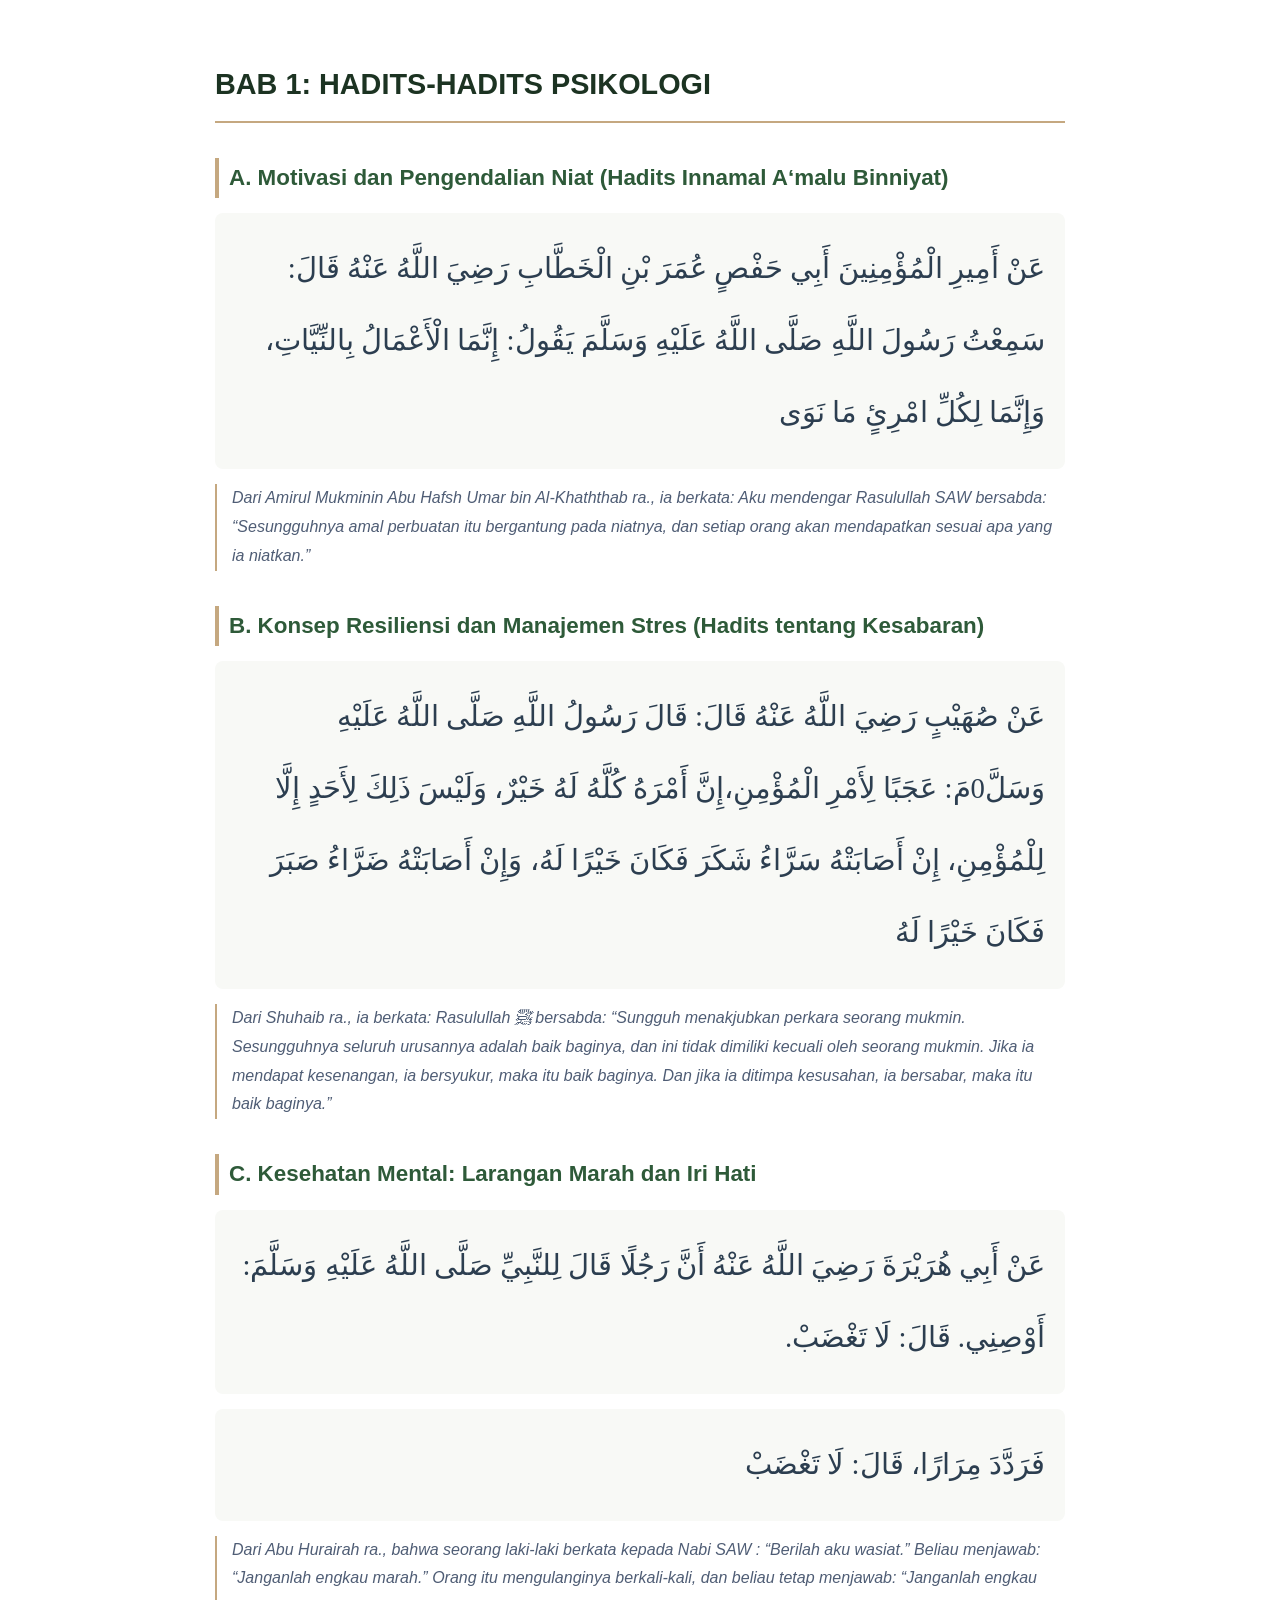
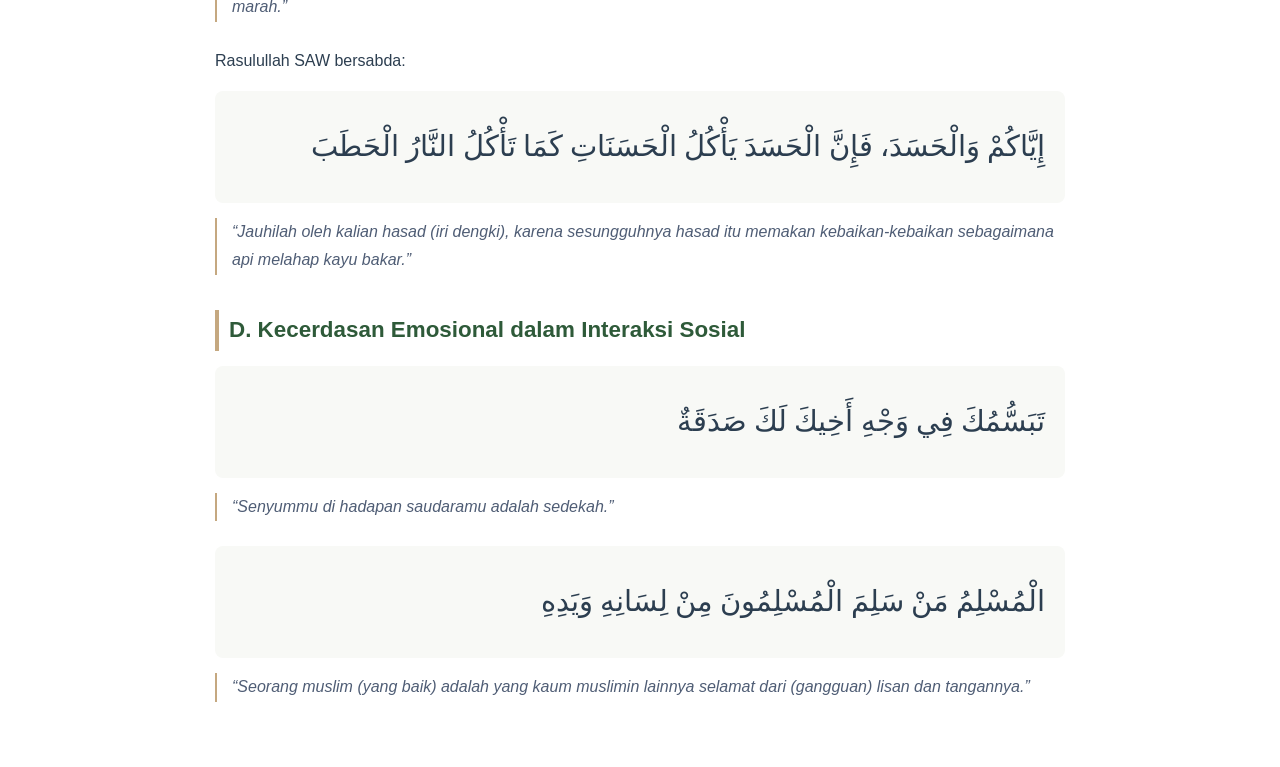
<file: bab1.html>
<!DOCTYPE html>
<html lang="id">
<head>
    <meta charset="UTF-8">
    <meta name="viewport" content="width=device-width, initial-scale=1.0">
    <title>BAB 1: HADITS-HADITS PSIKOLOGI</title>
    <style>
        body {
            font-family: 'Segoe UI', Tahoma, Geneva, Verdana, sans-serif;
            line-height: 1.8;
            color: #2c3e50;
            padding: 40px;
            max-width: 850px;
            margin: 0 auto;
            background-color: #ffffff;
        }
        h1 {
            color: #1c3322;
            border-bottom: 2px solid #c5a880;
            padding-bottom: 10px;
            font-size: 1.8rem;
            margin-bottom: 20px;
        }
        h2 {
            color: #2e5a39;
            margin-top: 35px;
            border-left: 4px solid #c5a880;
            padding-left: 10px;
            font-size: 1.4rem;
            margin-bottom: 15px;
        }
        p {
            margin-bottom: 15px;
            text-align: justify;
        }
        .arabic {
            font-family: 'Amiri', 'Traditional Arabic', serif;
            font-size: 1.8rem;
            text-align: right;
            direction: rtl;
            padding: 20px;
            background-color: #f8f9f6;
            border-radius: 8px;
            margin: 15px 0;
            line-height: 2.5;
        }
        .translation {
            font-style: italic;
            color: #4f5d75;
            margin-bottom: 25px;
            padding-left: 15px;
            border-left: 2px solid #c5a880;
        }
    </style>
</head>
<body>

    <h1>BAB 1: HADITS-HADITS PSIKOLOGI</h1>
    
    <div id="A">
        <h2>A. Motivasi dan Pengendalian Niat (Hadits Innamal A‘malu Binniyat)</h2>
        <div class="arabic">عَنْ أَمِيرِ الْمُؤْمِنِينَ أَبِي حَفْصٍ عُمَرَ بْنِ الْخَطَّابِ رَضِيَ اللَّهُ عَنْهُ قَالَ: سَمِعْتُ رَسُولَ اللَّهِ صَلَّى اللَّهُ عَلَيْهِ وَسَلَّمَ يَقُولُ: إِنَّمَا الْأَعْمَالُ بِالنِّيَّاتِ، وَإِنَّمَا لِكُلِّ امْرِئٍ مَا نَوَى</div>
        <div class="translation">Dari Amirul Mukminin Abu Hafsh Umar bin Al-Khaththab ra., ia berkata: Aku mendengar Rasulullah SAW bersabda: “Sesungguhnya amal perbuatan itu bergantung pada niatnya, dan setiap orang akan mendapatkan sesuai apa yang ia niatkan.”</div>
    </div>

    <div id="B">
        <h2>B. Konsep Resiliensi dan Manajemen Stres (Hadits tentang Kesabaran)</h2>
        <div class="arabic">عَنْ صُهَيْبٍ رَضِيَ اللَّهُ عَنْهُ قَالَ: قَالَ رَسُولُ اللَّهِ صَلَّى اللَّهُ عَلَيْهِ وَسَلَّ0مَ: عَجَبًا لِأَمْرِ الْمُؤْمِنِ،إِنَّ أَمْرَهُ كُلَّهُ لَهُ خَيْرٌ، وَلَيْسَ ذَلِكَ لِأَحَدٍ إِلَّا لِلْمُؤْمِنِ، إِنْ أَصَابَتْهُ سَرَّاءُ شَكَرَ فَكَانَ خَيْرًا لَهُ، وَإِنْ أَصَابَتْهُ ضَرَّاءُ صَبَرَ فَكَانَ خَيْرًا لَهُ</div>
        <div class="translation">Dari Shuhaib ra., ia berkata: Rasulullah ﷺ bersabda: “Sungguh menakjubkan perkara seorang mukmin. Sesungguhnya seluruh urusannya adalah baik baginya, dan ini tidak dimiliki kecuali oleh seorang mukmin. Jika ia mendapat kesenangan, ia bersyukur, maka itu baik baginya. Dan jika ia ditimpa kesusahan, ia bersabar, maka itu baik baginya.”</div>
    </div>

    <div id="C">
        <h2>C. Kesehatan Mental: Larangan Marah dan Iri Hati</h2>
        <div class="arabic">عَنْ أَبِي هُرَيْرَةَ رَضِيَ اللَّهُ عَنْهُ أَنَّ رَجُلًا قَالَ لِلنَّبِيِّ صَلَّى اللَّهُ عَلَيْهِ وَسَلَّمَ: أَوْصِنِي. قَالَ: لَا تَغْضَبْ.</div>
        <div class="arabic">فَرَدَّدَ مِرَارًا، قَالَ: لَا تَغْضَبْ</div>
        <div class="translation">Dari Abu Hurairah ra., bahwa seorang laki-laki berkata kepada Nabi SAW : “Berilah aku wasiat.” Beliau menjawab: “Janganlah engkau marah.” Orang itu mengulanginya berkali-kali, dan beliau tetap menjawab: “Janganlah engkau marah.”</div>
        
        <p>Rasulullah SAW bersabda:</p>
        <div class="arabic">إِيَّاكُمْ وَالْحَسَدَ، فَإِنَّ الْحَسَدَ يَأْكُلُ الْحَسَنَاتِ كَمَا تَأْكُلُ النَّارُ الْحَطَبَ</div>
        <div class="translation">“Jauhilah oleh kalian hasad (iri dengki), karena sesungguhnya hasad itu memakan kebaikan-kebaikan sebagaimana api melahap kayu bakar.”</div>
    </div>

    <div id="D">
        <h2>D. Kecerdasan Emosional dalam Interaksi Sosial</h2>
        <div class="arabic">تَبَسُّمُكَ فِي وَجْهِ أَخِيكَ لَكَ صَدَقَةٌ</div>
        <div class="translation">“Senyummu di hadapan saudaramu adalah sedekah.”</div>
        
        <div class="arabic">الْمُسْلِمُ مَنْ سَلِمَ الْمُسْلِمُونَ مِنْ لِسَانِهِ وَيَدِهِ</div>
        <div class="translation">“Seorang muslim (yang baik) adalah yang kaum muslimin lainnya selamat dari (gangguan) lisan dan tangannya.”</div>
    </div>

</body>
</html>
</file>
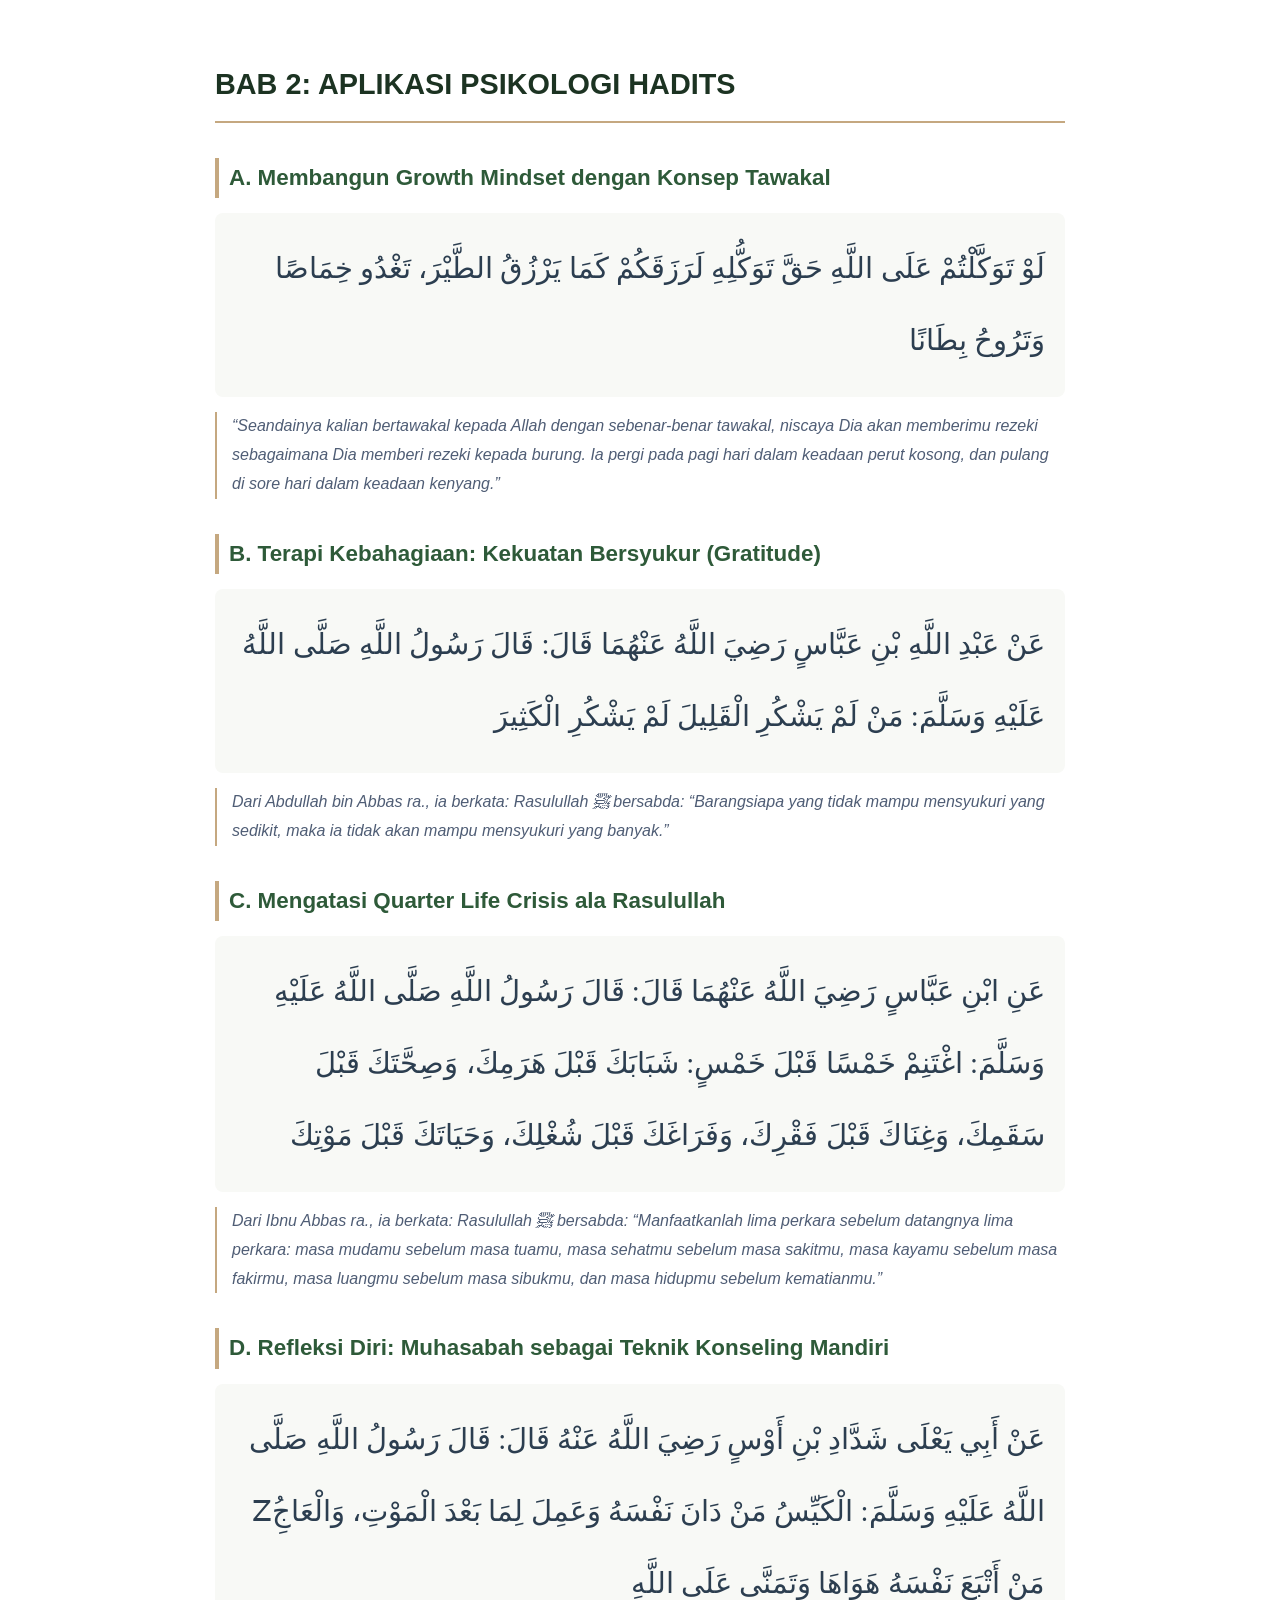
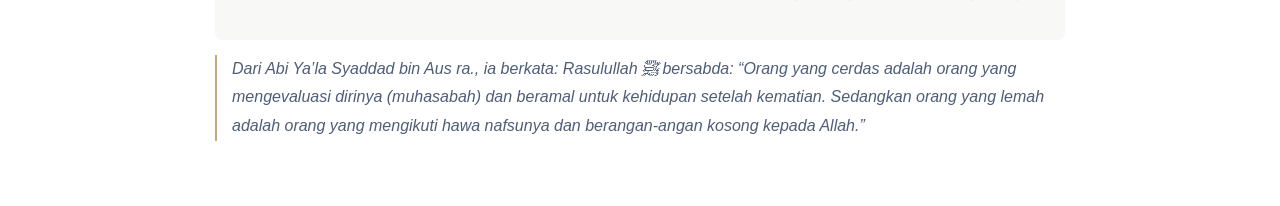
<file: bab2.html>
<!DOCTYPE html>
<html lang="id">
<head>
    <meta charset="UTF-8">
    <meta name="viewport" content="width=device-width, initial-scale=1.0">
    <title>BAB 2: APLIKASI PSIKOLOGI HADITS</title>
    <style>
        body {
            font-family: 'Segoe UI', Tahoma, Geneva, Verdana, sans-serif;
            line-height: 1.8;
            color: #2c3e50;
            padding: 40px;
            max-width: 850px;
            margin: 0 auto;
            background-color: #ffffff;
        }
        h1 {
            color: #1c3322;
            border-bottom: 2px solid #c5a880;
            padding-bottom: 10px;
            font-size: 1.8rem;
            margin-bottom: 20px;
        }
        h2 {
            color: #2e5a39;
            margin-top: 35px;
            border-left: 4px solid #c5a880;
            padding-left: 10px;
            font-size: 1.4rem;
            margin-bottom: 15px;
        }
        .arabic {
            font-family: 'Amiri', 'Traditional Arabic', serif;
            font-size: 1.8rem;
            text-align: right;
            direction: rtl;
            padding: 20px;
            background-color: #f8f9f6;
            border-radius: 8px;
            margin: 15px 0;
            line-height: 2.5;
        }
        .translation {
            font-style: italic;
            color: #4f5d75;
            margin-bottom: 25px;
            padding-left: 15px;
            border-left: 2px solid #c5a880;
        }
    </style>
</head>
<body>

    <h1>BAB 2: APLIKASI PSIKOLOGI HADITS</h1>

    <div id="A">
        <h2>A. Membangun Growth Mindset dengan Konsep Tawakal</h2>
        <div class="arabic">لَوْ تَوَكَّلْتُمْ عَلَى اللَّهِ حَقَّ تَوَكُّلِهِ لَرَزَقَكُمْ كَمَا يَرْزُقُ الطَّيْرَ، تَغْدُو خِمَاصًا وَتَرُوحُ بِطَانًا</div>
        <div class="translation">“Seandainya kalian bertawakal kepada Allah dengan sebenar-benar tawakal, niscaya Dia akan memberimu rezeki sebagaimana Dia memberi rezeki kepada burung. Ia pergi pada pagi hari dalam keadaan perut kosong, dan pulang di sore hari dalam keadaan kenyang.”</div>
    </div>

    <div id="B">
        <h2>B. Terapi Kebahagiaan: Kekuatan Bersyukur (Gratitude)</h2>
        <div class="arabic">عَنْ عَبْدِ اللَّهِ بْنِ عَبَّاسٍ رَضِيَ اللَّهُ عَنْهُمَا قَالَ: قَالَ رَسُولُ اللَّهِ صَلَّى اللَّهُ عَلَيْهِ وَسَلَّمَ: مَنْ لَمْ يَشْكُرِ الْقَلِيلَ لَمْ يَشْكُرِ الْكَثِيرَ</div>
        <div class="translation">Dari Abdullah bin Abbas ra., ia berkata: Rasulullah ﷺ bersabda: “Barangsiapa yang tidak mampu mensyukuri yang sedikit, maka ia tidak akan mampu mensyukuri yang banyak.”</div>
    </div>

    <div id="C">
        <h2>C. Mengatasi Quarter Life Crisis ala Rasulullah</h2>
        <div class="arabic">عَنِ ابْنِ عَبَّاسٍ رَضِيَ اللَّهُ عَنْهُمَا قَالَ: قَالَ رَسُولُ اللَّهِ صَلَّى اللَّهُ عَلَيْهِ وَسَلَّمَ: اغْتَنِمْ خَمْسًا قَبْلَ خَمْسٍ: شَبَابَكَ قَبْلَ هَرَمِكَ، وَصِحَّتَكَ قَبْلَ سَقَمِكَ، وَغِنَاكَ قَبْلَ فَقْرِكَ، وَفَرَاغَكَ قَبْلَ شُغْلِكَ، وَحَيَاتَكَ قَبْلَ مَوْتِكَ</div>
        <div class="translation">Dari Ibnu Abbas ra., ia berkata: Rasulullah ﷺ bersabda: “Manfaatkanlah lima perkara sebelum datangnya lima perkara: masa mudamu sebelum masa tuamu, masa sehatmu sebelum masa sakitmu, masa kayamu sebelum masa fakirmu, masa luangmu sebelum masa sibukmu, dan masa hidupmu sebelum kematianmu.”</div>
    </div>

    <div id="D">
        <h2>D. Refleksi Diri: Muhasabah sebagai Teknik Konseling Mandiri</h2>
        <div class="arabic">عَنْ أَبِي يَعْلَى شَدَّادِ بْنِ أَوْسٍ رَضِيَ اللَّهُ عَنْهُ قَالَ: قَالَ رَسُولُ اللَّهِ صَلَّى اللَّهُ عَلَيْهِ وَسَلَّمَ: الْكَيِّسُ مَنْ دَانَ نَفْسَهُ وَعَمِلَ لِمَا بَعْدَ الْمَوْتِ، وَالْعَاجِZُ مَنْ أَتْبَعَ نَفْسَهُ هَوَاهَا وَتَمَنَّى عَلَى اللَّهِ</div>
        <div class="translation">Dari Abi Ya’la Syaddad bin Aus ra., ia berkata: Rasulullah ﷺ bersabda: “Orang yang cerdas adalah orang yang mengevaluasi dirinya (muhasabah) dan beramal untuk kehidupan setelah kematian. Sedangkan orang yang lemah adalah orang yang mengikuti hawa nafsunya dan berangan-angan kosong kepada Allah.”</div>
    </div>

</body>
</html>
</file>
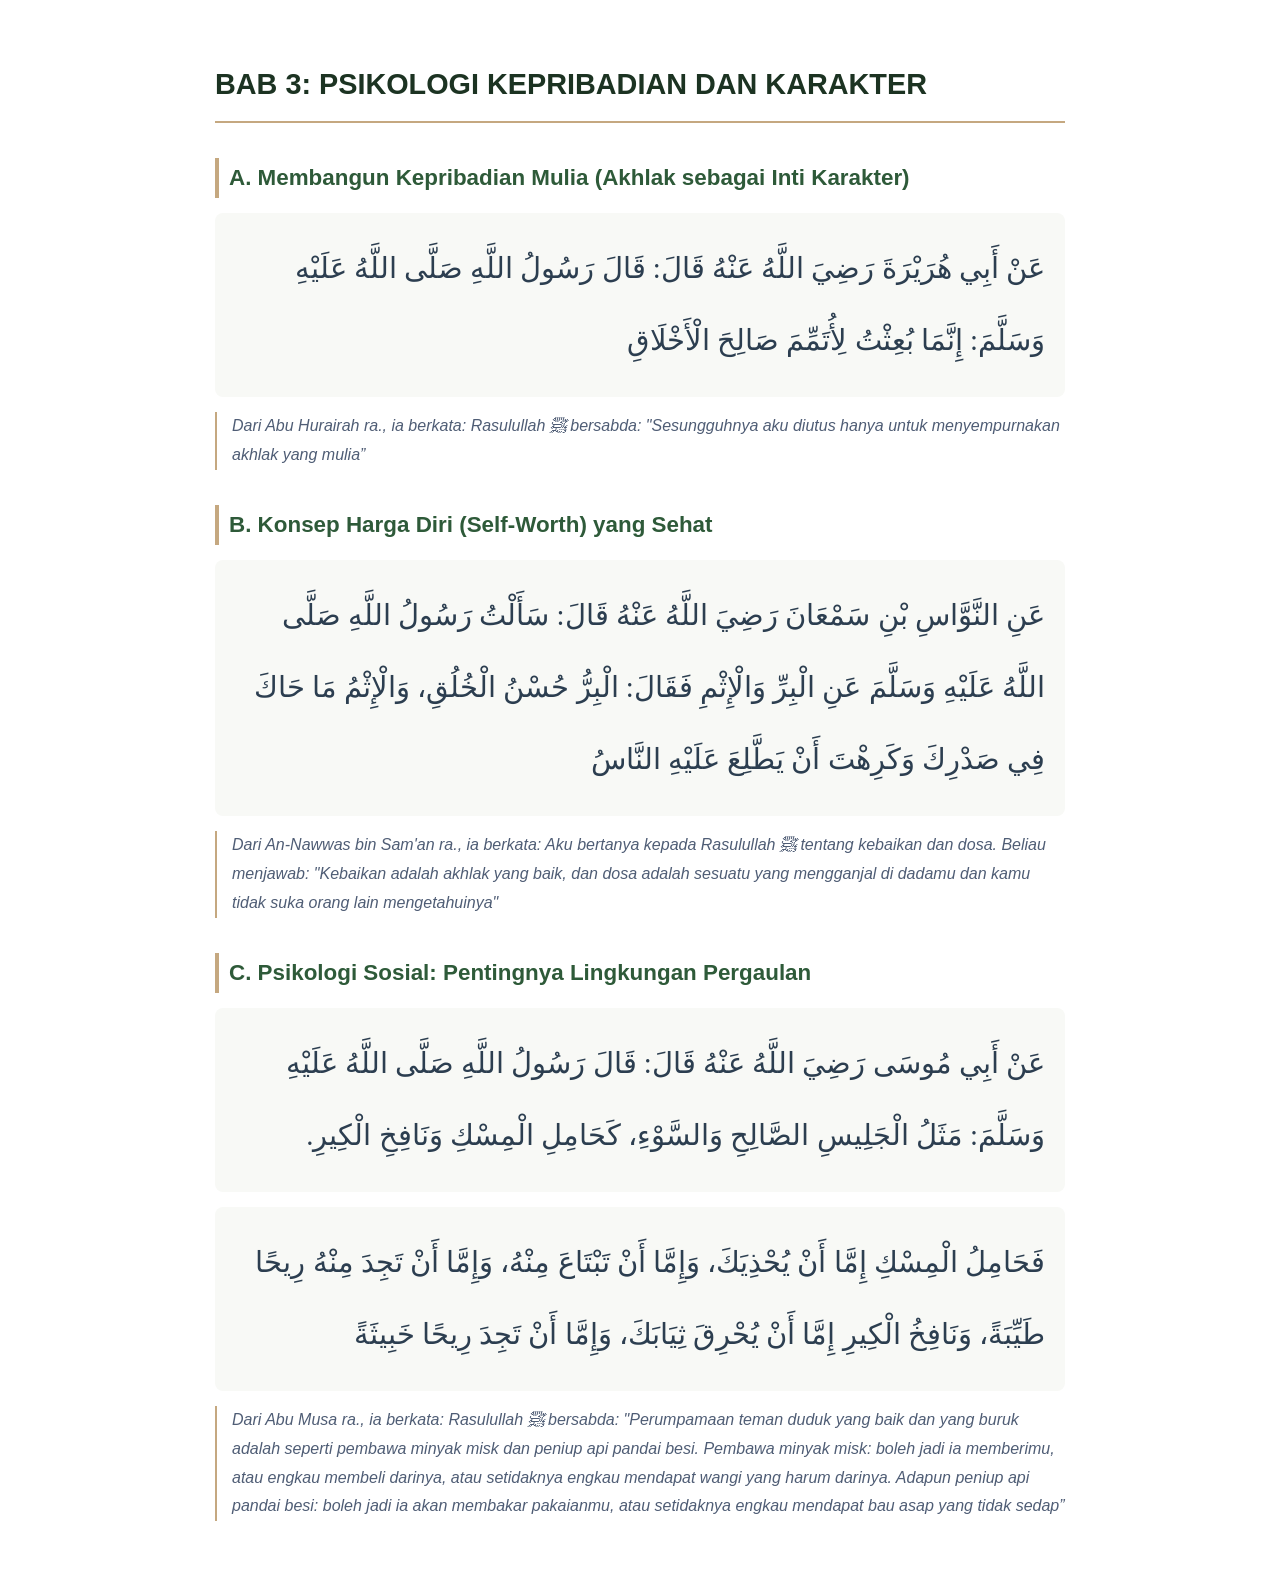
<file: bab3.html>
<!DOCTYPE html>
<html lang="id">
<head>
    <meta charset="UTF-8">
    <meta name="viewport" content="width=device-width, initial-scale=1.0">
    <title>BAB 3: PSIKOLOGI KEPRIBADIAN DAN KARAKTER</title>
    <style>
        body {
            font-family: 'Segoe UI', Tahoma, Geneva, Verdana, sans-serif;
            line-height: 1.8;
            color: #2c3e50;
            padding: 40px;
            max-width: 850px;
            margin: 0 auto;
            background-color: #ffffff;
        }
        h1 {
            color: #1c3322;
            border-bottom: 2px solid #c5a880;
            padding-bottom: 10px;
            font-size: 1.8rem;
            margin-bottom: 20px;
        }
        h2 {
            color: #2e5a39;
            margin-top: 35px;
            border-left: 4px solid #c5a880;
            padding-left: 10px;
            font-size: 1.4rem;
            margin-bottom: 15px;
        }
        .arabic {
            font-family: 'Amiri', 'Traditional Arabic', serif;
            font-size: 1.8rem;
            text-align: right;
            direction: rtl;
            padding: 20px;
            background-color: #f8f9f6;
            border-radius: 8px;
            margin: 15px 0;
            line-height: 2.5;
        }
        .translation {
            font-style: italic;
            color: #4f5d75;
            margin-bottom: 25px;
            padding-left: 15px;
            border-left: 2px solid #c5a880;
        }
    </style>
</head>
<body>

    <h1>BAB 3: PSIKOLOGI KEPRIBADIAN DAN KARAKTER</h1>

    <div id="A">
        <h2>A. Membangun Kepribadian Mulia (Akhlak sebagai Inti Karakter)</h2>
        <div class="arabic">عَنْ أَبِي هُرَيْرَةَ رَضِيَ اللَّهُ عَنْهُ قَالَ: قَالَ رَسُولُ اللَّهِ صَلَّى اللَّهُ عَلَيْهِ وَسَلَّمَ: إِنَّمَا بُعِثْتُ لِأُتَمِّمَ صَالِحَ الْأَخْلَاقِ</div>
        <div class="translation">Dari Abu Hurairah ra., ia berkata: Rasulullah ﷺ bersabda: "Sesungguhnya aku diutus hanya untuk menyempurnakan akhlak yang mulia”</div>
    </div>

    <div id="B">
        <h2>B. Konsep Harga Diri (Self-Worth) yang Sehat</h2>
        <div class="arabic">عَنِ النَّوَّاسِ بْنِ سَمْعَانَ رَضِيَ اللَّهُ عَنْهُ قَالَ: سَأَلْتُ رَسُولُ اللَّهِ صَلَّى اللَّهُ عَلَيْهِ وَسَلَّمَ عَنِ الْبِرِّ وَالْإِثْمِ فَقَالَ: الْبِرُّ حُسْنُ الْخُلُقِ، وَالْإِثْمُ مَا حَاكَ فِي صَدْرِكَ وَكَرِهْتَ أَنْ يَطَّلِعَ عَلَيْهِ النَّاسُ</div>
        <div class="translation">Dari An-Nawwas bin Sam'an ra., ia berkata: Aku bertanya kepada Rasulullah ﷺ tentang kebaikan dan dosa. Beliau menjawab: "Kebaikan adalah akhlak yang baik, dan dosa adalah sesuatu yang mengganjal di dadamu dan kamu tidak suka orang lain mengetahuinya"</div>
    </div>

    <div id="C">
        <h2>C. Psikologi Sosial: Pentingnya Lingkungan Pergaulan</h2>
        <div class="arabic">عَنْ أَبِي مُوسَى رَضِيَ اللَّهُ عَنْهُ قَالَ: قَالَ رَسُولُ اللَّهِ صَلَّى اللَّهُ عَلَيْهِ وَسَلَّمَ: مَثَلُ الْجَلِيسِ الصَّالِحِ وَالسَّوْءِ، كَحَامِلِ الْمِسْكِ وَنَافِخِ الْكِيرِ.</div>
        <div class="arabic">فَحَامِلُ الْمِسْكِ إِمَّا أَنْ يُحْذِيَكَ، وَإِمَّا أَنْ تَبْتَاعَ مِنْهُ، وَإِمَّا أَنْ تَجِدَ مِنْهُ رِيحًا طَيِّبَةً، وَنَافِخُ الْكِيرِ إِمَّا أَنْ يُحْرِقَ ثِيَابَكَ، وَإِمَّا أَنْ تَجِدَ رِيحًا خَبِيثَةً</div>
        <div class="translation">Dari Abu Musa ra., ia berkata: Rasulullah ﷺ bersabda: "Perumpamaan teman duduk yang baik dan yang buruk adalah seperti pembawa minyak misk dan peniup api pandai besi. Pembawa minyak misk: boleh jadi ia memberimu, atau engkau membeli darinya, atau setidaknya engkau mendapat wangi yang harum darinya. Adapun peniup api pandai besi: boleh jadi ia akan membakar pakaianmu, atau setidaknya engkau mendapat bau asap yang tidak sedap”</div>
    </div>

</body>
</html>
</file>
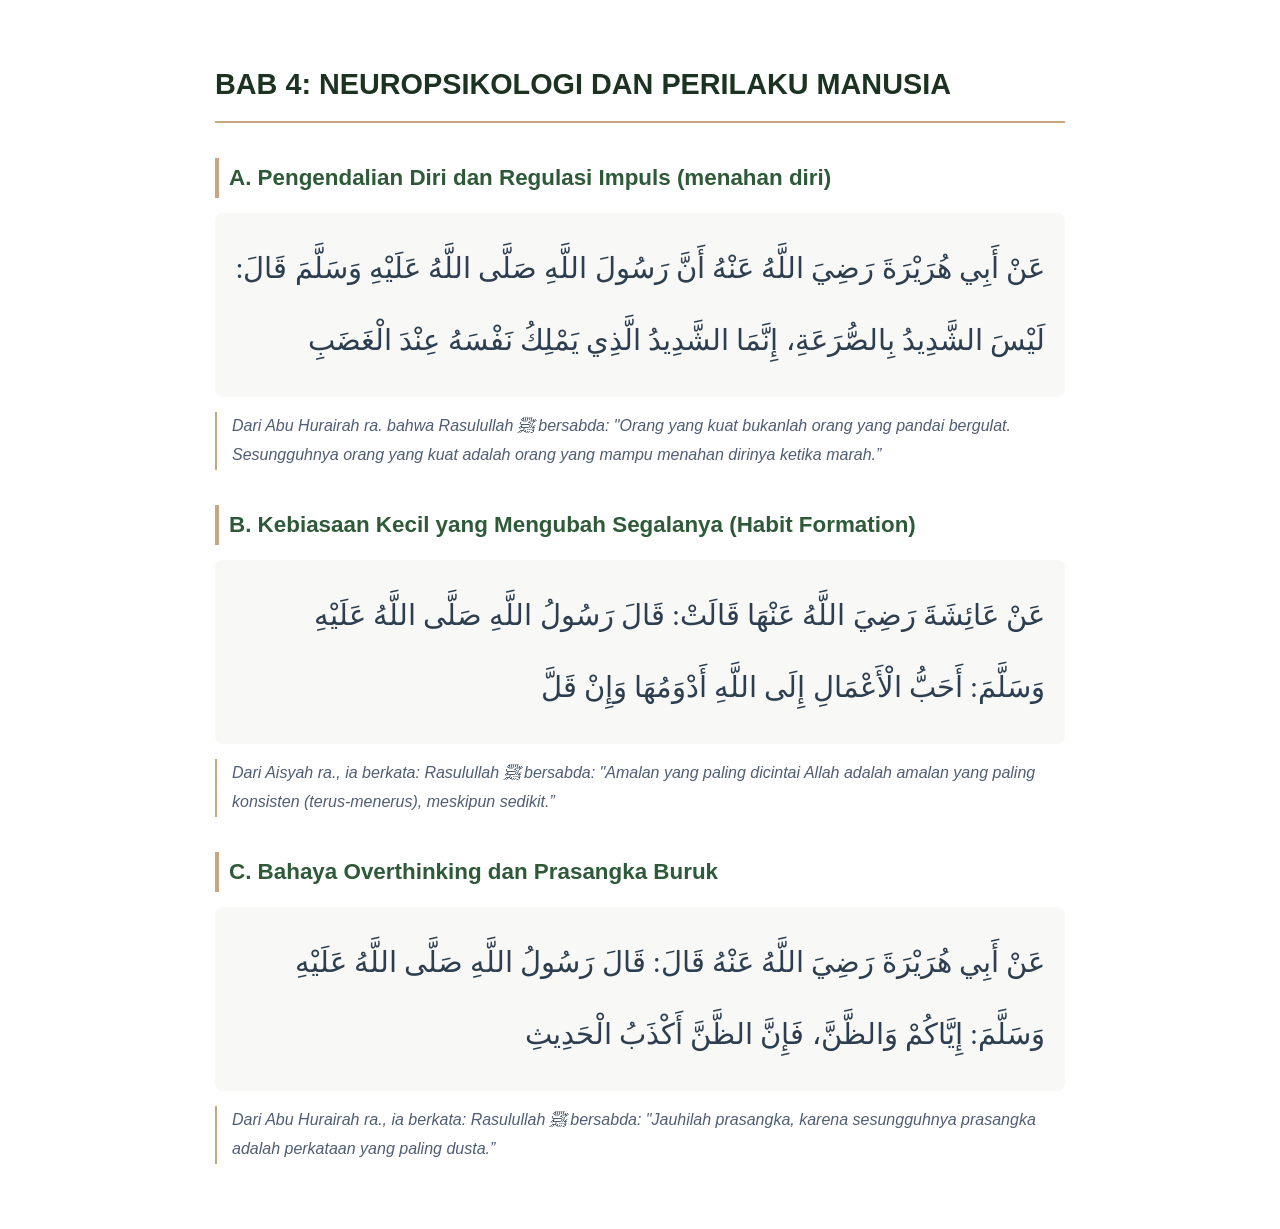
<file: bab4.html>
<!DOCTYPE html>
<html lang="id">
<head>
    <meta charset="UTF-8">
    <meta name="viewport" content="width=device-width, initial-scale=1.0">
    <title>BAB 4: NEUROPSIKOLOGI DAN PERILAKU MANUSIA</title>
    <style>
        body {
            font-family: 'Segoe UI', Tahoma, Geneva, Verdana, sans-serif;
            line-height: 1.8;
            color: #2c3e50;
            padding: 40px;
            max-width: 850px;
            margin: 0 auto;
            background-color: #ffffff;
        }
        h1 {
            color: #1c3322;
            border-bottom: 2px solid #c5a880;
            padding-bottom: 10px;
            font-size: 1.8rem;
            margin-bottom: 20px;
        }
        h2 {
            color: #2e5a39;
            margin-top: 35px;
            border-left: 4px solid #c5a880;
            padding-left: 10px;
            font-size: 1.4rem;
            margin-bottom: 15px;
        }
        .arabic {
            font-family: 'Amiri', 'Traditional Arabic', serif;
            font-size: 1.8rem;
            text-align: right;
            direction: rtl;
            padding: 20px;
            background-color: #f8f9f6;
            border-radius: 8px;
            margin: 15px 0;
            line-height: 2.5;
        }
        .translation {
            font-style: italic;
            color: #4f5d75;
            margin-bottom: 25px;
            padding-left: 15px;
            border-left: 2px solid #c5a880;
        }
    </style>
</head>
<body>

    <h1>BAB 4: NEUROPSIKOLOGI DAN PERILAKU MANUSIA</h1>

    <div id="A">
        <h2>A. Pengendalian Diri dan Regulasi Impuls (menahan diri)</h2>
        <div class="arabic">عَنْ أَبِي هُرَيْرَةَ رَضِيَ اللَّهُ عَنْهُ أَنَّ رَسُولَ اللَّهِ صَلَّى اللَّهُ عَلَيْهِ وَسَلَّمَ قَالَ: لَيْسَ الشَّدِيدُ بِالصُّرَعَةِ، إِنَّمَا الشَّدِيدُ الَّذِي يَمْلِكُ نَفْسَهُ عِنْدَ الْغَضَبِ</div>
        <div class="translation">Dari Abu Hurairah ra. bahwa Rasulullah ﷺ bersabda: "Orang yang kuat bukanlah orang yang pandai bergulat. Sesungguhnya orang yang kuat adalah orang yang mampu menahan dirinya ketika marah.”</div>
    </div>

    <div id="B">
        <h2>B. Kebiasaan Kecil yang Mengubah Segalanya (Habit Formation)</h2>
        <div class="arabic">عَنْ عَائِشَةَ رَضِيَ اللَّهُ عَنْهَا قَالَتْ: قَالَ رَسُولُ اللَّهِ صَلَّى اللَّهُ عَلَيْهِ وَسَلَّمَ: أَحَبُّ الْأَعْمَالِ إِلَى اللَّهِ أَدْوَمُهَا وَإِنْ قَلَّ</div>
        <div class="translation">Dari Aisyah ra., ia berkata: Rasulullah ﷺ bersabda: "Amalan yang paling dicintai Allah adalah amalan yang paling konsisten (terus-menerus), meskipun sedikit.”</div>
    </div>

    <div id="C">
        <h2>C. Bahaya Overthinking dan Prasangka Buruk</h2>
        <div class="arabic">عَنْ أَبِي هُرَيْرَةَ رَضِيَ اللَّهُ عَنْهُ قَالَ: قَالَ رَسُولُ اللَّهِ صَلَّى اللَّهُ عَلَيْهِ وَسَلَّمَ: إِيَّاكُمْ وَالظَّنَّ، فَإِنَّ الظَّنَّ أَكْذَبُ الْحَدِيثِ</div>
        <div class="translation">Dari Abu Hurairah ra., ia berkata: Rasulullah ﷺ bersabda: "Jauhilah prasangka, karena sesungguhnya prasangka adalah perkataan yang paling dusta.”</div>
    </div>

</body>
</html>
</file>
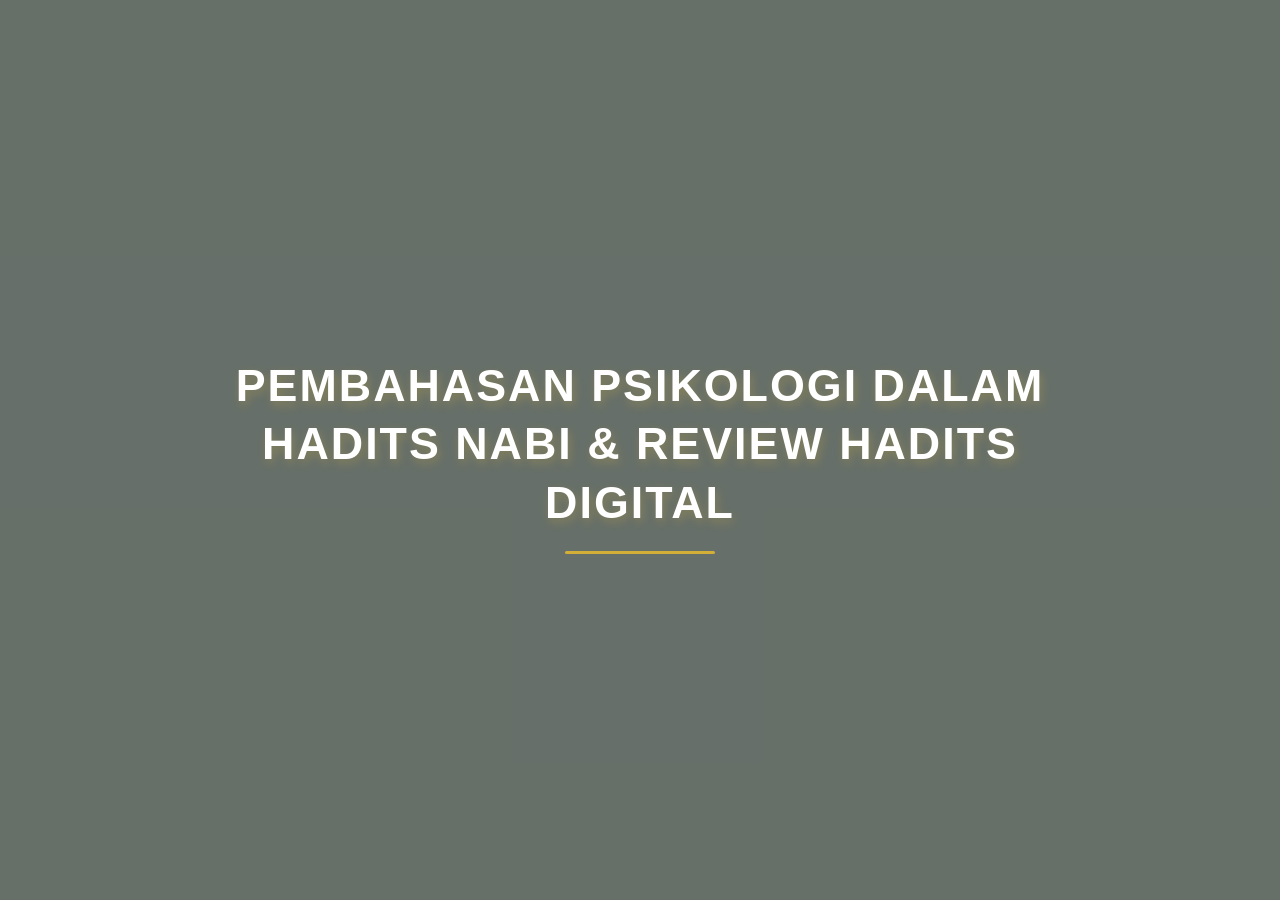
<file: cover.html>
<!DOCTYPE html>
<html lang="id">
<head>
    <meta charset="UTF-8">
    <meta name="viewport" content="width=device-width, initial-scale=1.0">
    <title>Cover - Review Hadits Digital</title>
    <style>
        body {
            margin: 0;
            padding: 0;
            font-family: 'Segoe UI', Tahoma, Geneva, Verdana, sans-serif;
            background-image: url('https://images.unsplash.com/photo-1542856391-010fb87dcfed?q=80&w=1920');
            background-size: cover;
            background-position: center;
            background-repeat: no-repeat;
            height: 100vh;
            display: flex;
            justify-content: center;
            align-items: center;
            color: white;
            text-align: center;
        }
        .overlay {
            position: absolute;
            top: 0;
            left: 0;
            width: 100%;
            height: 100%;
            background: rgba(20, 35, 25, 0.65);
            z-index: 1;
        }
        .content {
            position: relative;
            z-index: 2;
            padding: 20px;
            max-width: 900px;
        }
        h1 {
            font-size: 2.8rem;
            margin-bottom: 20px;
            text-transform: uppercase;
            letter-spacing: 2px;
            line-height: 1.3;
            text-shadow: 2px 4px 10px rgba(212, 175, 55, 0.3);
            font-weight: 700;
        }
        .divider {
            height: 3px;
            width: 150px;
            background-color: #d4af37;
            margin: 20px auto;
            border-radius: 2px;
        }
    </style>
</head>
<body>

    <div class="overlay"></div>

    <div class="content">
        <h1>Pembahasan Psikologi dalam Hadits Nabi & Review Hadits Digital</h1>
        <div class="divider"></div>
    </div>

</body>
</html>
</file>
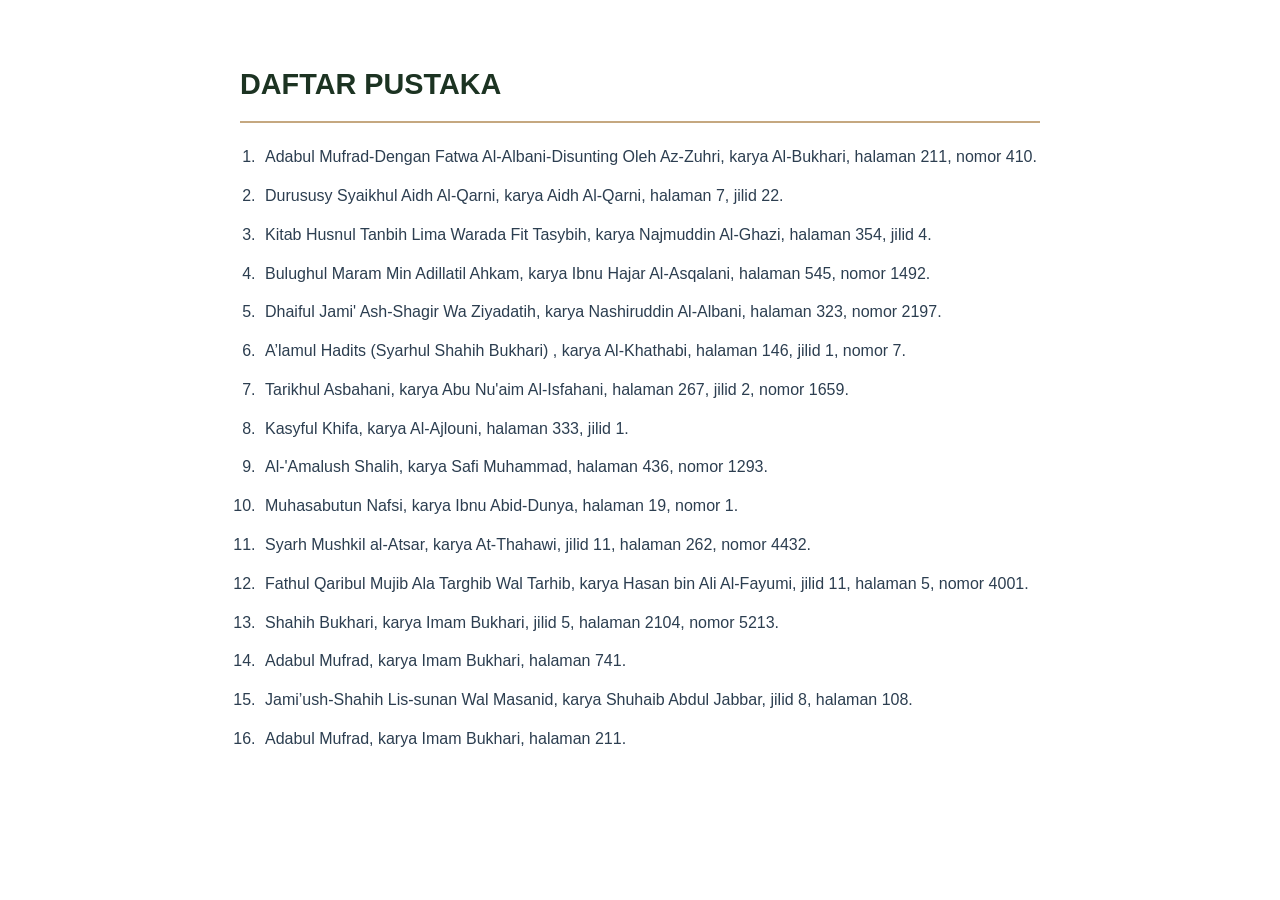
<file: daftar_pustaka.html>
<!DOCTYPE html>
<html lang="id">
<head>
    <meta charset="UTF-8">
    <meta name="viewport" content="width=device-width, initial-scale=1.0">
    <title>Daftar Pustaka</title>
    <style>
        body {
            font-family: 'Segoe UI', Tahoma, Geneva, Verdana, sans-serif;
            line-height: 1.8;
            color: #2c3e50;
            padding: 40px;
            max-width: 800px;
            margin: 0 auto;
            background-color: #ffffff;
        }
        h1 {
            color: #1c3322;
            border-bottom: 2px solid #c5a880;
            padding-bottom: 10px;
            font-size: 1.8rem;
            margin-bottom: 20px;
        }
        ol {
            padding-left: 20px;
        }
        li {
            margin-bottom: 10px;
            text-align: justify;
            padding-left: 5px;
        }
    </style>
</head>
<body>

    <h1>DAFTAR PUSTAKA</h1>
    <ol>
        <li>Adabul Mufrad-Dengan Fatwa Al-Albani-Disunting Oleh Az-Zuhri, karya Al-Bukhari, halaman 211, nomor 410.</li>
        <li>Durususy Syaikhul Aidh Al-Qarni, karya Aidh Al-Qarni, halaman 7, jilid 22.</li>
        <li>Kitab Husnul Tanbih Lima Warada Fit Tasybih, karya Najmuddin Al-Ghazi, halaman 354, jilid 4.</li>
        <li>Bulughul Maram Min Adillatil Ahkam, karya Ibnu Hajar Al-Asqalani, halaman 545, nomor 1492.</li>
        <li>Dhaiful Jami' Ash-Shagir Wa Ziyadatih, karya Nashiruddin Al-Albani, halaman 323, nomor 2197.</li>
        <li>A’lamul Hadits (Syarhul Shahih Bukhari) , karya Al-Khathabi, halaman 146, jilid 1, nomor 7.</li>
        <li>Tarikhul Asbahani, karya Abu Nu'aim Al-Isfahani, halaman 267, jilid 2, nomor 1659.</li>
        <li>Kasyful Khifa, karya Al-Ajlouni, halaman 333, jilid 1.</li>
        <li>Al-'Amalush Shalih, karya Safi Muhammad, halaman 436, nomor 1293.</li>
        <li>Muhasabutun Nafsi, karya Ibnu Abid-Dunya, halaman 19, nomor 1.</li>
        <li>Syarh Mushkil al-Atsar, karya At-Thahawi, jilid 11, halaman 262, nomor 4432.</li>
        <li>Fathul Qaribul Mujib Ala Targhib Wal Tarhib, karya Hasan bin Ali Al-Fayumi, jilid 11, halaman 5, nomor 4001.</li>
        <li>Shahih Bukhari, karya Imam Bukhari, jilid 5, halaman 2104, nomor 5213.</li>
        <li>Adabul Mufrad, karya Imam Bukhari, halaman 741.</li>
        <li>Jami’ush-Shahih Lis-sunan Wal Masanid, karya Shuhaib Abdul Jabbar, jilid 8, halaman 108.</li>
        <li>Adabul Mufrad, karya Imam Bukhari, halaman 211.</li>
    </ol>

</body>
</html>
</file>
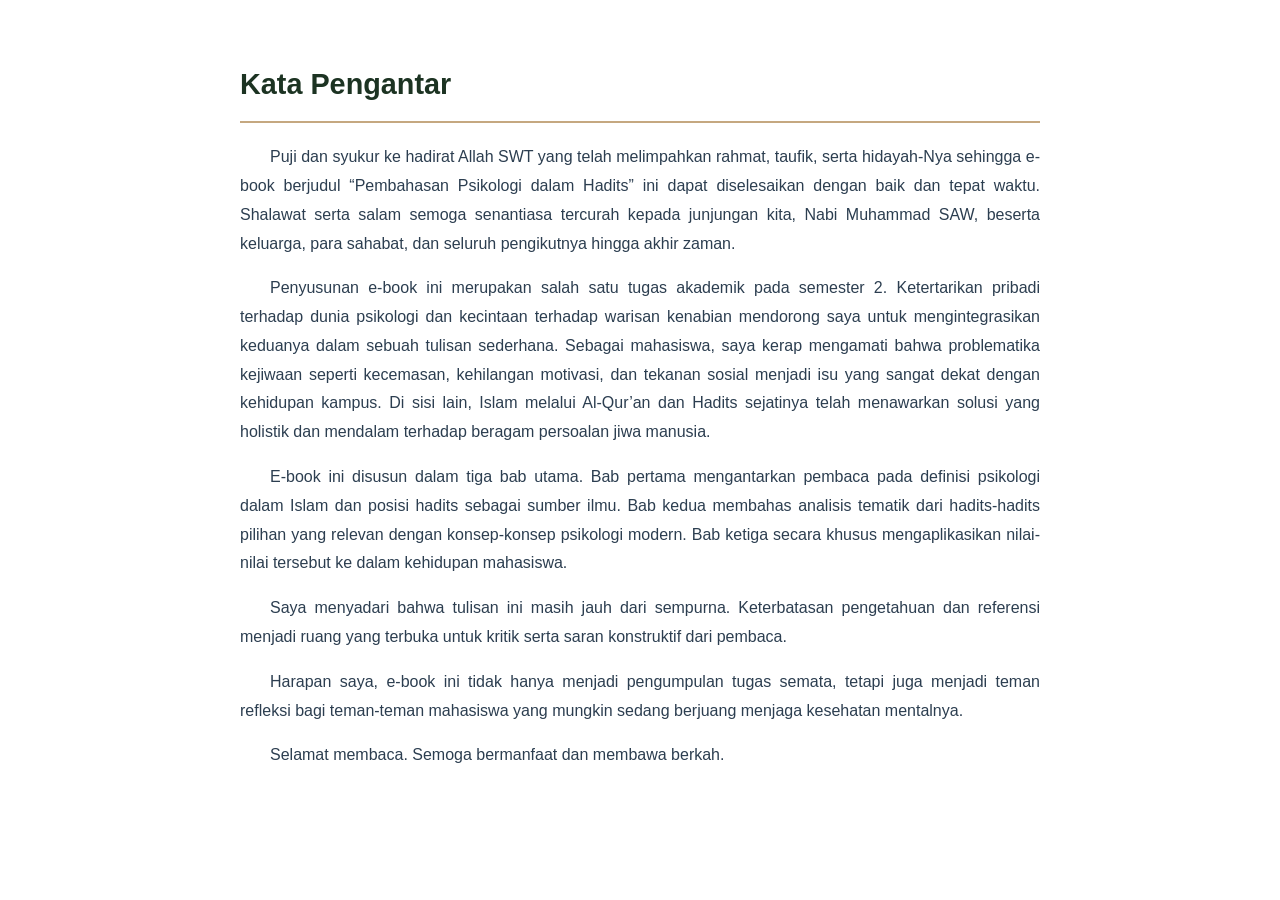
<file: kata_pengantar.html>
<!DOCTYPE html>
<html lang="id">
<head>
    <meta charset="UTF-8">
    <meta name="viewport" content="width=device-width, initial-scale=1.0">
    <title>Kata Pengantar</title>
    <style>
        body {
            font-family: 'Segoe UI', Tahoma, Geneva, Verdana, sans-serif;
            line-height: 1.8;
            color: #2c3e50;
            padding: 40px;
            max-width: 800px;
            margin: 0 auto;
            background-color: #ffffff;
        }
        h1 {
            color: #1c3322;
            border-bottom: 2px solid #c5a880;
            padding-bottom: 10px;
            font-size: 1.8rem;
            margin-bottom: 20px;
        }
        p {
            margin-bottom: 15px;
            text-align: justify;
            text-indent: 30px;
        }
    </style>
</head>
<body>

    <h1>Kata Pengantar</h1>
    <p>Puji dan syukur ke hadirat Allah SWT yang telah melimpahkan rahmat, taufik, serta hidayah-Nya sehingga e-book berjudul “Pembahasan Psikologi dalam Hadits” ini dapat diselesaikan dengan baik dan tepat waktu. Shalawat serta salam semoga senantiasa tercurah kepada junjungan kita, Nabi Muhammad SAW, beserta keluarga, para sahabat, dan seluruh pengikutnya hingga akhir zaman.</p>
    <p>Penyusunan e-book ini merupakan salah satu tugas akademik pada semester 2. Ketertarikan pribadi terhadap dunia psikologi dan kecintaan terhadap warisan kenabian mendorong saya untuk mengintegrasikan keduanya dalam sebuah tulisan sederhana. Sebagai mahasiswa, saya kerap mengamati bahwa problematika kejiwaan seperti kecemasan, kehilangan motivasi, dan tekanan sosial menjadi isu yang sangat dekat dengan kehidupan kampus. Di sisi lain, Islam melalui Al-Qur’an dan Hadits sejatinya telah menawarkan solusi yang holistik dan mendalam terhadap beragam persoalan jiwa manusia.</p>
    <p>E-book ini disusun dalam tiga bab utama. Bab pertama mengantarkan pembaca pada definisi psikologi dalam Islam dan posisi hadits sebagai sumber ilmu. Bab kedua membahas analisis tematik dari hadits-hadits pilihan yang relevan dengan konsep-konsep psikologi modern. Bab ketiga secara khusus mengaplikasikan nilai-nilai tersebut ke dalam kehidupan mahasiswa.</p>
    <p>Saya menyadari bahwa tulisan ini masih jauh dari sempurna. Keterbatasan pengetahuan dan referensi menjadi ruang yang terbuka untuk kritik serta saran konstruktif dari pembaca.</p>
    <p>Harapan saya, e-book ini tidak hanya menjadi pengumpulan tugas semata, tetapi juga menjadi teman refleksi bagi teman-teman mahasiswa yang mungkin sedang berjuang menjaga kesehatan mentalnya.</p>
    <p>Selamat membaca. Semoga bermanfaat dan membawa berkah.</p>

</body>
</html>
</file>
